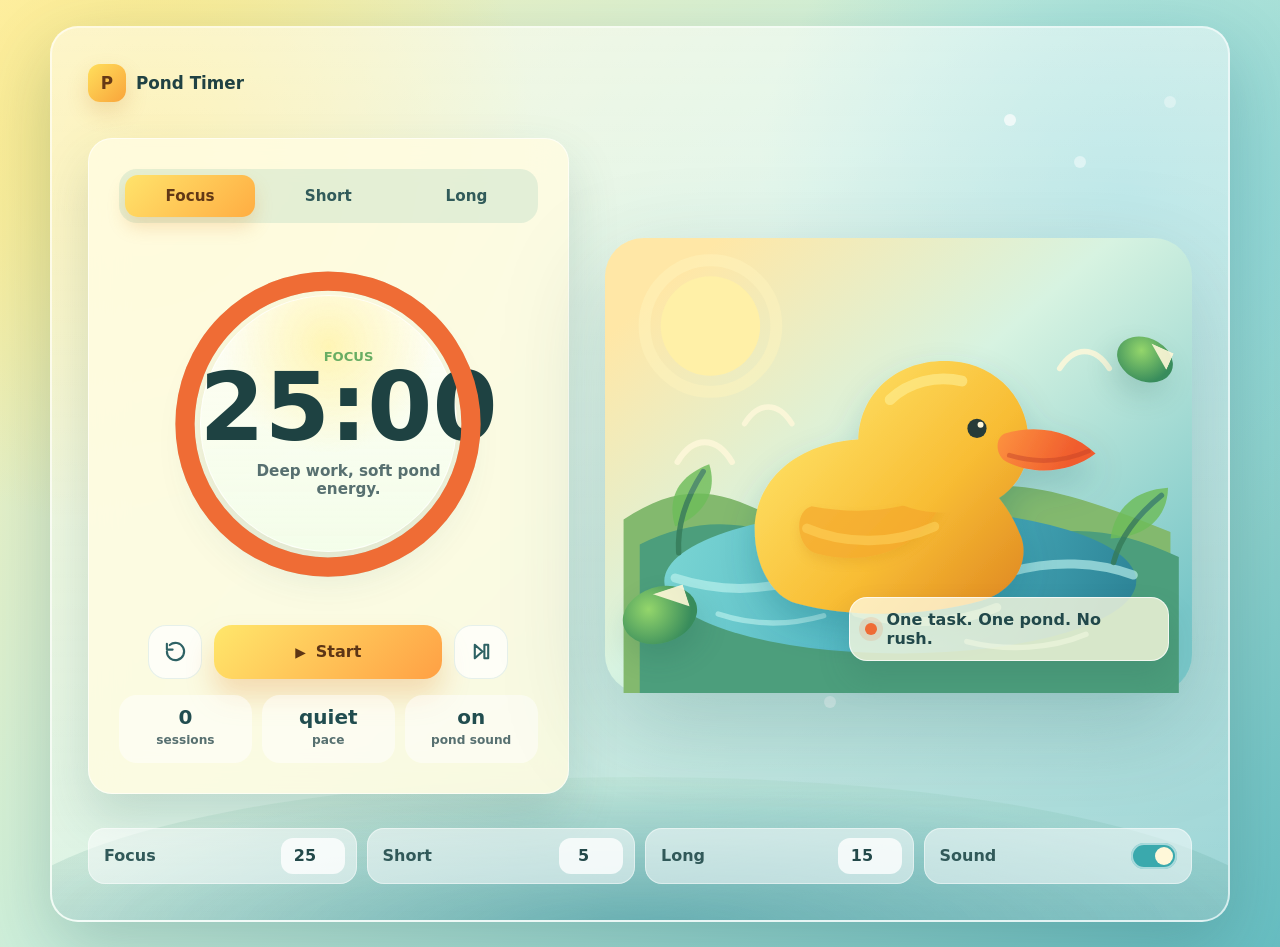
<file: indie-pomodoro/index.html>
<!doctype html>
<html lang="en">
  <head>
    <meta charset="UTF-8" />
    <meta name="viewport" content="width=device-width, initial-scale=1.0" />
    <title>Pond Timer</title>
    <link rel="stylesheet" href="styles.css" />
  </head>
  <body>
    <main class="app-shell">
      <section class="scene" aria-label="Duck themed pomodoro timer">
        <div class="sky-dots" aria-hidden="true"></div>
        <div class="brand">
          <span class="brand-mark">P</span>
          <span>Pond Timer</span>
        </div>

        <div class="layout">
          <section class="timer-panel" aria-label="Pomodoro controls">
            <div class="mode-tabs" role="tablist" aria-label="Timer mode">
              <button class="mode is-active" type="button" data-mode="focus">Focus</button>
              <button class="mode" type="button" data-mode="short">Short</button>
              <button class="mode" type="button" data-mode="long">Long</button>
            </div>

            <div class="time-wrap" aria-live="polite">
              <svg class="progress-ring" viewBox="0 0 240 240" aria-hidden="true">
                <circle class="ring-track" cx="120" cy="120" r="104"></circle>
                <circle class="ring-progress" cx="120" cy="120" r="104"></circle>
              </svg>
              <div class="time-stack">
                <span class="status-kicker" id="statusKicker">settle in</span>
                <h1 id="timeDisplay">25:00</h1>
                <p id="modeCopy">Deep work, soft pond energy.</p>
              </div>
            </div>

            <div class="controls" aria-label="Timer actions">
              <button class="icon-button" id="resetBtn" type="button" aria-label="Reset timer" title="Reset">
                <svg viewBox="0 0 24 24" aria-hidden="true"><path d="M3 12a9 9 0 1 0 3-6.7M3 4v6h6" /></svg>
              </button>
              <button class="primary-button" id="startBtn" type="button">
                <span class="play-symbol">▶</span>
                <span>Start</span>
              </button>
              <button class="icon-button" id="skipBtn" type="button" aria-label="Skip to next mode" title="Skip">
                <svg viewBox="0 0 24 24" aria-hidden="true"><path d="m5 5 8 7-8 7V5Zm10 0h4v14h-4V5Z" /></svg>
              </button>
            </div>

            <div class="stats">
              <div>
                <span id="roundsDone">0</span>
                <small>sessions</small>
              </div>
              <div>
                <span id="streakLabel">quiet</span>
                <small>pace</small>
              </div>
              <div>
                <span id="ambientLabel">on</span>
                <small>pond sound</small>
              </div>
            </div>
          </section>

          <section class="art-panel" aria-label="Duck pond illustration">
            <img src="assets/duck-pond.svg" alt="A sunny illustrated duck floating on a calm pond" />
            <div class="lilypad pad-one" aria-hidden="true"></div>
            <div class="lilypad pad-two" aria-hidden="true"></div>
            <div class="float-note">
              <span class="note-dot"></span>
              <span id="focusHint">One task. One pond. No rush.</span>
            </div>
          </section>
        </div>

        <section class="settings" aria-label="Timer settings">
          <label>
            <span>Focus</span>
            <input type="number" min="1" max="120" value="25" data-duration="focus" />
          </label>
          <label>
            <span>Short</span>
            <input type="number" min="1" max="60" value="5" data-duration="short" />
          </label>
          <label>
            <span>Long</span>
            <input type="number" min="1" max="90" value="15" data-duration="long" />
          </label>
          <label class="toggle-row">
            <span>Sound</span>
            <input id="soundToggle" type="checkbox" checked />
          </label>
        </section>
      </section>
    </main>
    <script src="app.js"></script>
  </body>
</html>
</file>
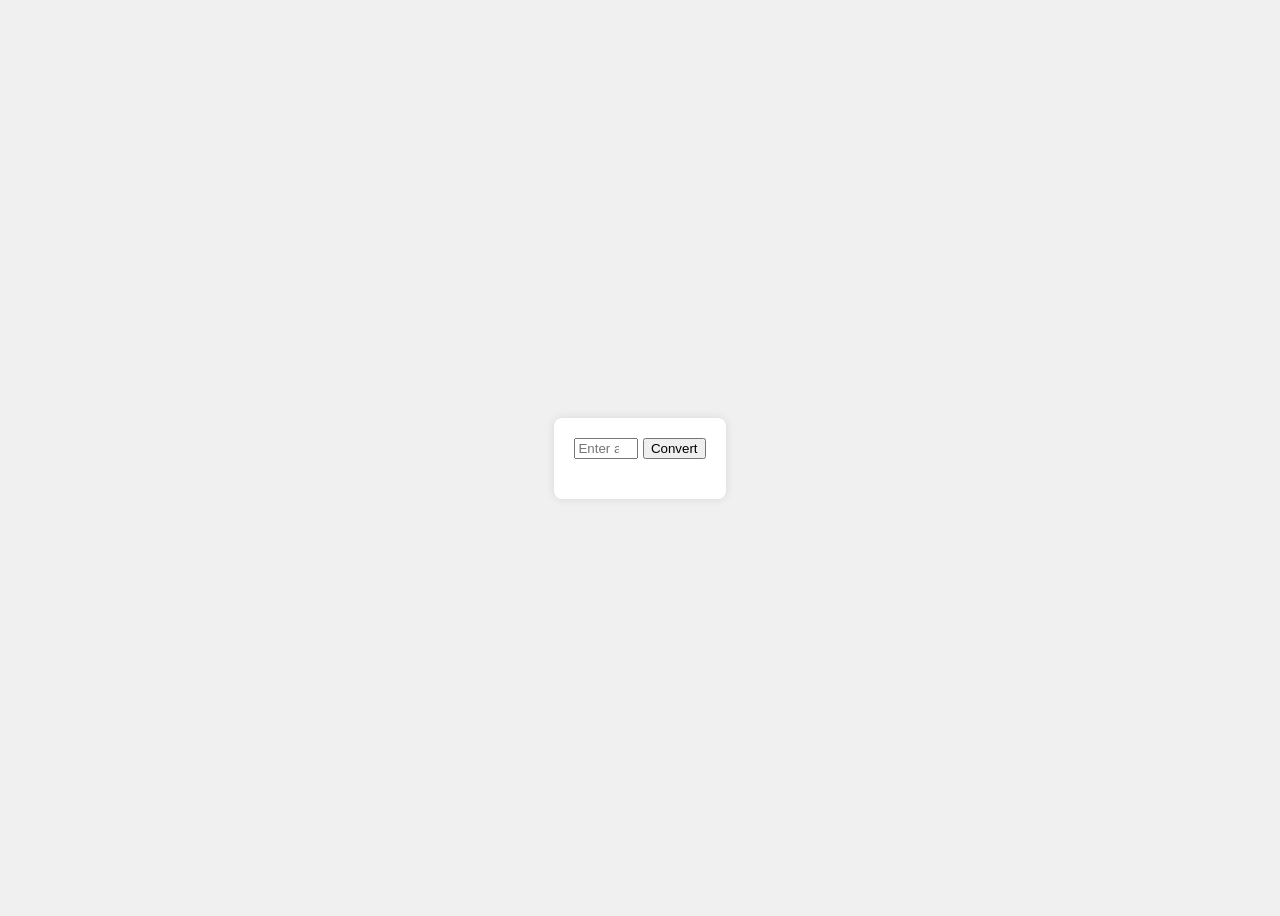
<file: roman-numeral-converter/main.html>
<!DOCTYPE html>
<html lang="en">
<head>
  <meta charset="UTF-8">
  <meta name="viewport" content="width=device-width, initial-scale=1.0">
  <title>Roman Numeral Converter</title>
  <style>
    body {
      font-family: Arial, sans-serif;
      display: flex;
      flex-direction: column;
      align-items: center;
      justify-content: center;
      height: 100vh;
      background-color: #f0f0f0;
    }
    #container {
      background: white;
      padding: 20px;
      border-radius: 8px;
      box-shadow: 0 0 10px rgba(0, 0, 0, 0.1);
    }
    #output {
      margin-top: 20px;
    }
  </style>
</head>
<body>
  <div id="container">
    <input type="number" id="number" placeholder="Enter a number" min="1" max="3999">
    <button id="convert-btn">Convert</button>
    <p id="output"></p>
  </div>
  <script src="script.js"></script>
</body>
</html>
</file>
<file: indie-pomodoro/styles.css>
:root {
  --ink: #183233;
  --muted: #577070;
  --cream: #fff8d9;
  --panel: rgba(255, 252, 225, 0.86);
  --yellow: #ffd447;
  --gold: #f2a22b;
  --orange: #ef6c35;
  --teal: #3aa9ad;
  --green: #68ad63;
  --shadow: 0 26px 70px rgba(21, 80, 82, 0.24);
}

* {
  box-sizing: border-box;
}

body {
  min-height: 100vh;
  min-height: 100dvh;
  margin: 0;
  color: var(--ink);
  font-family: ui-rounded, "SF Pro Rounded", "Avenir Next", system-ui, -apple-system, BlinkMacSystemFont, "Segoe UI", sans-serif;
  background:
    radial-gradient(circle at 12% 16%, rgba(255, 230, 113, 0.78), transparent 24rem),
    radial-gradient(circle at 88% 20%, rgba(126, 210, 218, 0.72), transparent 23rem),
    linear-gradient(135deg, #fdf2b5 0%, #ccefdc 45%, #67bec2 100%);
  overflow-x: hidden;
}

button,
input {
  font: inherit;
}

button {
  cursor: pointer;
}

.app-shell {
  width: min(1180px, calc(100% - 24px));
  min-height: 100vh;
  min-height: 100dvh;
  margin: 0 auto;
  padding: clamp(12px, 2vw, 26px) 0;
  display: grid;
  place-items: center;
}

.scene {
  position: relative;
  width: 100%;
  min-height: min(860px, calc(100dvh - 48px));
  padding: clamp(18px, 3vw, 36px);
  border: 2px solid rgba(255, 255, 255, 0.58);
  border-radius: 28px;
  background:
    linear-gradient(180deg, rgba(255, 255, 255, 0.36), rgba(255, 255, 255, 0.14)),
    rgba(255, 255, 255, 0.2);
  box-shadow: var(--shadow);
  overflow: hidden;
}

.scene::before {
  content: "";
  position: absolute;
  inset: auto -5% -18% -5%;
  height: 34%;
  background:
    radial-gradient(ellipse at center, rgba(35, 132, 145, 0.46), transparent 68%),
    linear-gradient(180deg, rgba(103, 183, 126, 0.08), rgba(20, 107, 120, 0.28));
  border-radius: 50% 50% 0 0;
}

.sky-dots,
.sky-dots::before,
.sky-dots::after {
  position: absolute;
  width: 12px;
  height: 12px;
  border-radius: 999px;
  background: rgba(255, 255, 255, 0.68);
  box-shadow: 70px 42px 0 rgba(255, 255, 255, 0.44), 160px -18px 0 rgba(255, 255, 255, 0.34);
}

.sky-dots {
  top: 86px;
  right: 18%;
}

.sky-dots::before {
  content: "";
  top: 390px;
  right: 730px;
}

.sky-dots::after {
  content: "";
  top: 540px;
  right: 250px;
}

.brand {
  position: relative;
  z-index: 1;
  display: inline-flex;
  align-items: center;
  gap: 10px;
  color: #204243;
  font-size: 1.05rem;
  font-weight: 900;
  letter-spacing: 0;
}

.brand-mark {
  display: grid;
  place-items: center;
  width: 38px;
  height: 38px;
  border-radius: 12px;
  color: #663916;
  background: linear-gradient(135deg, #ffdf5c, #f9a43a);
  box-shadow: 0 10px 22px rgba(197, 117, 31, 0.2);
}

.layout {
  position: relative;
  z-index: 1;
  display: grid;
  grid-template-columns: minmax(280px, 0.9fr) minmax(280px, 1.1fr);
  gap: clamp(16px, 3vw, 36px);
  align-items: center;
  margin-top: clamp(18px, 4vh, 50px);
}

.timer-panel,
.art-panel {
  min-width: 0;
}

.timer-panel {
  padding: clamp(18px, 3vw, 30px);
  border: 1px solid rgba(255, 255, 255, 0.62);
  border-radius: 24px;
  background: var(--panel);
  box-shadow: 0 24px 50px rgba(49, 102, 88, 0.18);
  backdrop-filter: blur(18px);
}

.mode-tabs {
  display: grid;
  grid-template-columns: repeat(3, 1fr);
  gap: 8px;
  padding: 6px;
  border-radius: 18px;
  background: rgba(73, 166, 150, 0.14);
}

.mode {
  min-height: 42px;
  border: 0;
  border-radius: 13px;
  color: #315b5a;
  background: transparent;
  font-size: 0.95rem;
  font-weight: 900;
}

.mode.is-active {
  color: #623816;
  background: linear-gradient(135deg, #ffe36b, #ffad42);
  box-shadow: 0 10px 18px rgba(218, 133, 35, 0.22);
}

.time-wrap {
  position: relative;
  width: min(100%, min(330px, 72vw));
  aspect-ratio: 1;
  margin: clamp(22px, 4vh, 36px) auto;
  display: grid;
  place-items: center;
}

.progress-ring {
  position: absolute;
  inset: 0;
  width: 100%;
  height: 100%;
  transform: rotate(-90deg);
}

.ring-track,
.ring-progress {
  fill: none;
  stroke-width: 14;
}

.ring-track {
  stroke: rgba(50, 137, 137, 0.16);
}

.ring-progress {
  stroke: var(--orange);
  stroke-linecap: round;
  stroke-dasharray: 653.45;
  stroke-dashoffset: 0;
  transition: stroke-dashoffset 0.35s ease;
}

.time-stack {
  width: 78%;
  aspect-ratio: 1;
  display: grid;
  place-items: center;
  align-content: center;
  text-align: center;
  border-radius: 999px;
  background:
    radial-gradient(circle at 50% 20%, rgba(255, 244, 174, 0.9), transparent 44%),
    linear-gradient(180deg, rgba(255, 255, 255, 0.72), rgba(237, 255, 239, 0.56));
  box-shadow: inset 0 0 0 1px rgba(255, 255, 255, 0.72), 0 20px 44px rgba(46, 103, 102, 0.15);
}

.status-kicker {
  color: var(--green);
  font-size: 0.82rem;
  font-weight: 900;
  text-transform: uppercase;
}

h1 {
  margin: 0;
  color: #1e4242;
  font-size: clamp(4rem, 9vw, 5.85rem);
  font-weight: 900;
  line-height: 0.94;
  letter-spacing: 0;
}

.time-stack p {
  max-width: 13rem;
  margin: 10px 0 0;
  color: var(--muted);
  font-size: 0.95rem;
  font-weight: 800;
}

.controls {
  width: min(100%, 360px);
  margin: 0 auto;
  display: grid;
  grid-template-columns: 54px minmax(0, 1fr) 54px;
  gap: 12px;
  align-items: center;
}

.icon-button,
.primary-button {
  min-height: 54px;
  border: 0;
  border-radius: 18px;
  font-weight: 900;
  transition: transform 0.2s ease, box-shadow 0.2s ease;
}

.icon-button:hover,
.primary-button:hover {
  transform: translateY(-2px);
}

.icon-button {
  display: grid;
  place-items: center;
  color: #2e6264;
  background: rgba(255, 255, 255, 0.72);
  box-shadow: inset 0 0 0 1px rgba(58, 139, 139, 0.12);
}

.icon-button svg {
  width: 23px;
  height: 23px;
  fill: none;
  stroke: currentColor;
  stroke-width: 2.2;
  stroke-linecap: round;
  stroke-linejoin: round;
}

.primary-button {
  display: inline-flex;
  justify-content: center;
  align-items: center;
  gap: 10px;
  color: #5d3515;
  background: linear-gradient(135deg, #ffe76b, #ffa044);
  box-shadow: 0 18px 28px rgba(224, 129, 31, 0.25);
}

.play-symbol {
  font-size: 0.86rem;
}

.stats {
  display: grid;
  grid-template-columns: repeat(auto-fit, minmax(90px, 1fr));
  gap: 10px;
  margin-top: 16px;
}

.stats div {
  min-height: 68px;
  padding: 10px;
  border-radius: 18px;
  background: rgba(255, 255, 255, 0.5);
  text-align: center;
}

.stats span {
  display: block;
  color: #214d4f;
  font-size: 1.25rem;
  font-weight: 900;
}

.stats small {
  color: var(--muted);
  font-size: 0.76rem;
  font-weight: 800;
}

.art-panel {
  position: relative;
  min-height: clamp(260px, 42vh, 420px);
  display: grid;
  place-items: center;
}

.art-panel img {
  width: min(100%, 660px);
  max-width: 100%;
  height: auto;
  filter: drop-shadow(0 34px 50px rgba(25, 85, 93, 0.22));
  animation: bob 4.6s ease-in-out infinite;
}

.lilypad {
  position: absolute;
  width: 76px;
  aspect-ratio: 1.35;
  border-radius: 50%;
  background: radial-gradient(circle at 38% 34%, #94d66b, #388c5c 72%);
  transform: rotate(-18deg);
  box-shadow: 0 14px 28px rgba(26, 90, 76, 0.18);
}

.lilypad::after {
  content: "";
  position: absolute;
  top: 10%;
  right: 9%;
  width: 42%;
  height: 42%;
  background: rgba(255, 248, 217, 0.9);
  clip-path: polygon(100% 0, 0 0, 100% 100%);
}

.pad-one {
  left: 3%;
  bottom: 11%;
}

.pad-two {
  right: 3%;
  top: 22%;
  width: 58px;
  transform: rotate(24deg);
}

.float-note {
  position: absolute;
  right: 4%;
  bottom: 7%;
  display: inline-flex;
  align-items: center;
  gap: 10px;
  max-width: min(320px, 80%);
  padding: 12px 15px;
  border: 1px solid rgba(255, 255, 255, 0.72);
  border-radius: 18px;
  color: #21484a;
  background: rgba(255, 252, 225, 0.78);
  box-shadow: 0 18px 32px rgba(45, 99, 86, 0.18);
  font-weight: 900;
}

.note-dot {
  flex: 0 0 auto;
  width: 12px;
  height: 12px;
  border-radius: 999px;
  background: var(--orange);
  box-shadow: 0 0 0 6px rgba(239, 108, 53, 0.14);
}

.settings {
  position: relative;
  z-index: 1;
  display: grid;
  grid-template-columns: repeat(auto-fit, minmax(140px, 1fr));
  gap: 10px;
  margin-top: clamp(18px, 4vh, 34px);
}

.settings label {
  display: flex;
  align-items: center;
  justify-content: space-between;
  flex-wrap: wrap;
  gap: 12px;
  min-height: 54px;
  padding: 10px 12px 10px 16px;
  border-radius: 17px;
  color: #315959;
  background: rgba(255, 255, 255, 0.52);
  font-weight: 900;
  box-shadow: inset 0 0 0 1px rgba(255, 255, 255, 0.44);
}

.settings input[type="number"] {
  width: 64px;
  height: 36px;
  border: 0;
  border-radius: 12px;
  color: #23494a;
  background: rgba(255, 255, 255, 0.78);
  text-align: center;
  font-weight: 900;
  outline: 2px solid transparent;
}

.settings input[type="number"]:focus {
  outline-color: rgba(239, 108, 53, 0.42);
}

.toggle-row input {
  width: 46px;
  height: 26px;
  appearance: none;
  border-radius: 999px;
  background: rgba(49, 111, 111, 0.22);
  box-shadow: inset 0 0 0 2px rgba(255, 255, 255, 0.56);
  position: relative;
}

.toggle-row input::after {
  content: "";
  position: absolute;
  top: 4px;
  left: 4px;
  width: 18px;
  height: 18px;
  border-radius: 999px;
  background: #fff8d9;
  transition: transform 0.2s ease;
}

.toggle-row input:checked {
  background: var(--teal);
}

.toggle-row input:checked::after {
  transform: translateX(20px);
}

.is-running .art-panel img {
  animation-duration: 2.7s;
}

.is-running .note-dot {
  animation: pulse 1.4s ease-in-out infinite;
}

@keyframes bob {
  0%,
  100% {
    transform: translateY(0) rotate(-1deg);
  }
  50% {
    transform: translateY(-12px) rotate(1deg);
  }
}

@keyframes pulse {
  50% {
    transform: scale(1.22);
    box-shadow: 0 0 0 10px rgba(239, 108, 53, 0.08);
  }
}

@media (max-width: 860px) {
  .app-shell {
    width: min(100% - 18px, 740px);
    padding: 8px 0;
  }

  .scene {
    min-height: auto;
    border-radius: 22px;
  }

  .layout {
    grid-template-columns: 1fr;
    margin-top: 18px;
  }

  .art-panel {
    order: -1;
    min-height: clamp(220px, 33vh, 280px);
  }

  .art-panel img {
    width: min(100%, 470px);
  }

  .controls {
    width: 100%;
    max-width: 350px;
  }

  .float-note {
    right: 2%;
    bottom: 2%;
    max-width: min(300px, 92%);
    font-size: 0.9rem;
  }
}

@media (max-width: 520px) {
  .scene {
    padding: 14px;
  }

  .timer-panel {
    padding: 14px;
    border-radius: 20px;
  }

  .mode {
    min-height: 38px;
    font-size: 0.85rem;
  }

  .time-wrap {
    width: min(100%, 260px);
    margin: 18px auto;
  }

  .controls {
    grid-template-columns: 48px minmax(0, 1fr) 48px;
  }

  h1 {
    font-size: clamp(3.2rem, 18vw, 4.2rem);
  }

  .time-stack p {
    font-size: 0.84rem;
  }

  .stats {
    grid-template-columns: repeat(2, minmax(0, 1fr));
  }

  .settings {
    grid-template-columns: 1fr;
  }
}
</file>
